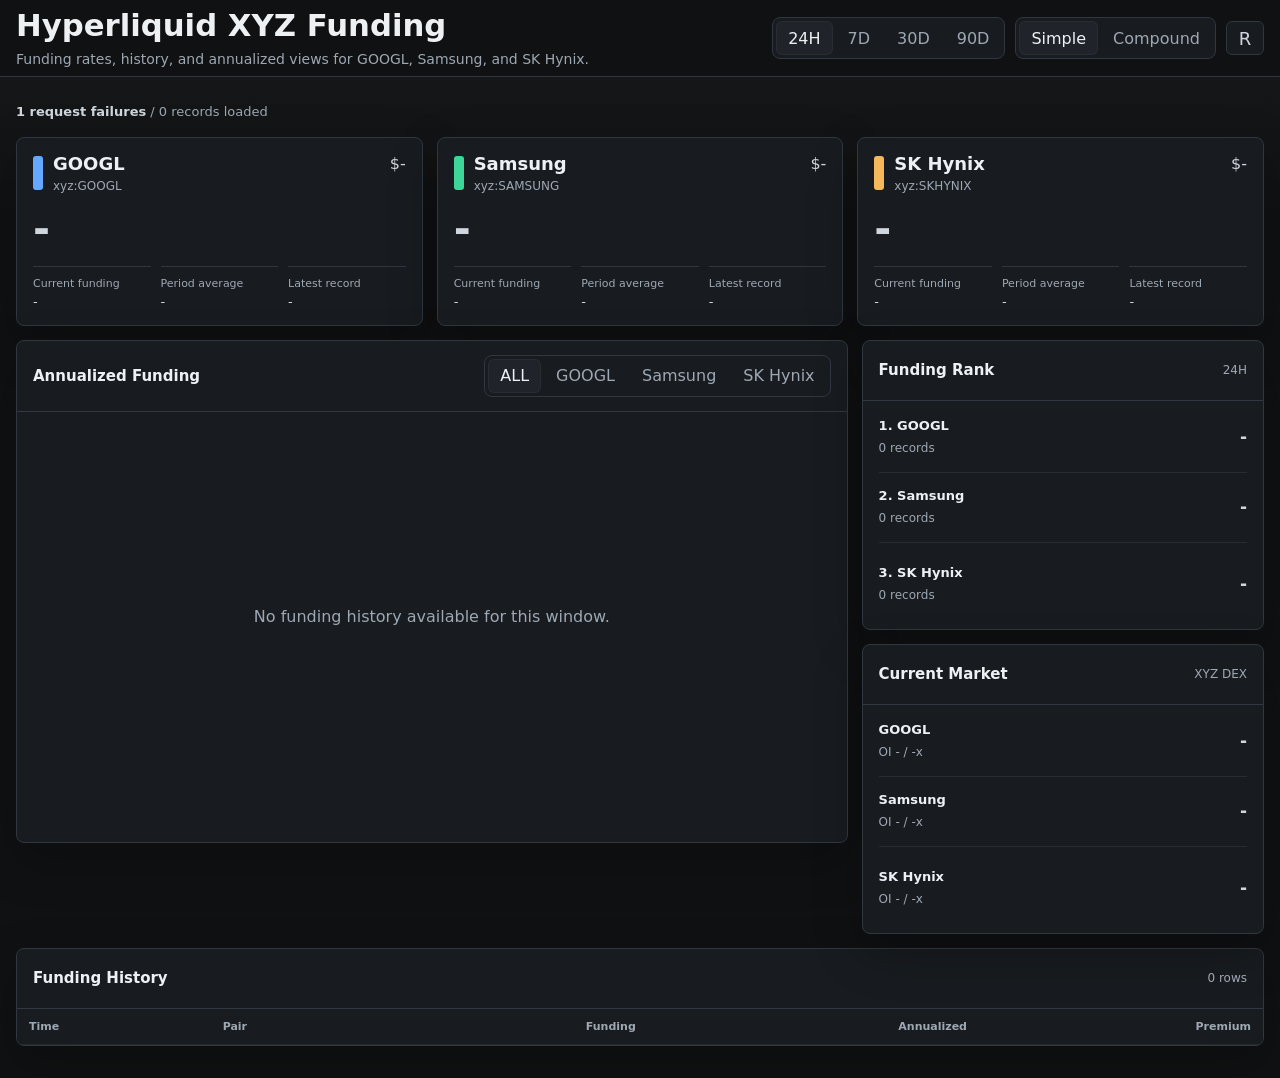
<file: other-ai-dashboard.html>
<!doctype html>
<html lang="en">
<head>
  <meta charset="utf-8" />
  <meta name="viewport" content="width=device-width, initial-scale=1" />
  <title>Hyperliquid XYZ Funding Dashboard</title>
  <style>
    :root {
      color-scheme: dark;
      --bg: #101112;
      --panel: #181b1f;
      --panel-2: #20242a;
      --line: #303741;
      --text: #eef1f4;
      --muted: #9ea8b3;
      --soft: #cfd6de;
      --red: #ff6b6b;
      --green: #3ed598;
      --amber: #f5b85b;
      --blue: #64a8ff;
      --shadow: 0 18px 50px rgba(0, 0, 0, 0.24);
      font-family: Inter, ui-sans-serif, system-ui, -apple-system, BlinkMacSystemFont, "Segoe UI", sans-serif;
    }
    * { box-sizing: border-box; }
    body {
      margin: 0;
      min-height: 100vh;
      background: linear-gradient(180deg, rgba(255,255,255,.035), rgba(255,255,255,0) 220px), var(--bg);
      color: var(--text);
    }
    button { font: inherit; cursor: pointer; }
    .topbar {
      position: sticky;
      top: 0;
      z-index: 10;
      border-bottom: 1px solid var(--line);
      background: rgba(16,17,18,.9);
      backdrop-filter: blur(14px);
    }
    .topbar-inner, .content {
      width: min(1440px, calc(100vw - 32px));
      margin: 0 auto;
    }
    .topbar-inner {
      min-height: 76px;
      display: grid;
      grid-template-columns: 1fr auto;
      gap: 18px;
      align-items: center;
    }
    h1 { margin: 0; font-size: clamp(22px, 2.4vw, 34px); line-height: 1.08; letter-spacing: 0; }
    .brand p { margin: 8px 0 0; color: var(--muted); font-size: 14px; }
    .toolbar { display: flex; align-items: center; justify-content: flex-end; gap: 10px; flex-wrap: wrap; }
    .segmented, .pair-switcher {
      display: inline-flex;
      border: 1px solid var(--line);
      background: var(--panel);
      border-radius: 8px;
      padding: 3px;
      gap: 3px;
    }
    .segment, .pair-pill, .icon-btn {
      min-height: 34px;
      border: 0;
      color: var(--muted);
      background: transparent;
      border-radius: 6px;
      padding: 0 12px;
      transition: background .16s ease, color .16s ease, transform .16s ease;
    }
    .segment.active, .pair-pill.active { background: var(--panel-2); color: var(--text); box-shadow: inset 0 0 0 1px rgba(255,255,255,.04); }
    .icon-btn { width: 38px; padding: 0; display: grid; place-items: center; border: 1px solid var(--line); background: var(--panel); color: var(--soft); font-size: 18px; }
    .icon-btn:hover, .segment:hover, .pair-pill:hover { color: var(--text); background: #252a31; }
    .content { padding: 22px 0 32px; }
    .status-row { min-height: 24px; display: flex; align-items: center; justify-content: space-between; gap: 14px; color: var(--muted); font-size: 13px; margin-bottom: 14px; }
    .status-row strong { color: var(--soft); font-weight: 600; }
    .summary-grid { display: grid; grid-template-columns: repeat(3, minmax(0, 1fr)); gap: 14px; margin-bottom: 14px; }
    .metric-card {
      border: 1px solid var(--line);
      border-radius: 8px;
      background: var(--panel);
      box-shadow: var(--shadow);
      min-height: 176px;
      padding: 16px;
      display: grid;
      gap: 16px;
      align-content: space-between;
    }
    .metric-head { display: flex; align-items: flex-start; justify-content: space-between; gap: 12px; }
    .coin-title { display: flex; gap: 10px; align-items: center; min-width: 0; }
    .swatch { width: 10px; height: 34px; border-radius: 3px; flex: 0 0 auto; }
    .coin-title h2 { margin: 0; font-size: 18px; line-height: 1.1; letter-spacing: 0; }
    .coin-title span { display: block; margin-top: 5px; color: var(--muted); font-size: 12px; }
    .mark { color: var(--soft); font-variant-numeric: tabular-nums; white-space: nowrap; }
    .annualized { font-size: clamp(26px, 3.2vw, 44px); line-height: 1; font-weight: 760; letter-spacing: 0; font-variant-numeric: tabular-nums; }
    .positive { color: var(--green); }
    .negative { color: var(--red); }
    .flat { color: var(--soft); }
    .metric-strip { display: grid; grid-template-columns: repeat(3, minmax(0, 1fr)); gap: 10px; }
    .mini-metric { border-top: 1px solid var(--line); padding-top: 10px; min-width: 0; }
    .mini-metric label { display: block; color: var(--muted); font-size: 11px; margin-bottom: 4px; }
    .mini-metric div { color: var(--soft); font-size: 13px; font-variant-numeric: tabular-nums; white-space: nowrap; overflow: hidden; text-overflow: ellipsis; }
    .main-grid { display: grid; grid-template-columns: minmax(0, 1.55fr) minmax(330px, .75fr); gap: 14px; align-items: start; }
    .section { border: 1px solid var(--line); border-radius: 8px; background: var(--panel); box-shadow: var(--shadow); overflow: hidden; }
    .section-head { min-height: 60px; padding: 14px 16px; border-bottom: 1px solid var(--line); display: flex; align-items: center; justify-content: space-between; gap: 12px; }
    .section-head h3 { margin: 0; font-size: 15px; letter-spacing: 0; }
    .section-head span { color: var(--muted); font-size: 12px; white-space: nowrap; }
    .chart-wrap { min-height: 430px; padding: 10px 14px 14px; }
    svg.chart { width: 100%; height: 390px; display: block; }
    .axis-text { fill: var(--muted); font-size: 11px; font-variant-numeric: tabular-nums; }
    .grid-line { stroke: rgba(255,255,255,.08); stroke-width: 1; }
    .zero-line { stroke: rgba(255,255,255,.26); stroke-width: 1.2; stroke-dasharray: 5 6; }
    .chart-line { fill: none; stroke-width: 2.4; stroke-linejoin: round; stroke-linecap: round; }
    .chart-dot { stroke: var(--panel); stroke-width: 2; }
    .empty-state { min-height: 390px; display: grid; place-items: center; color: var(--muted); text-align: center; padding: 24px; }
    .table-wrap { overflow: auto; max-height: 430px; }
    table { width: 100%; border-collapse: collapse; min-width: 620px; font-size: 13px; }
    th, td { text-align: right; padding: 11px 12px; border-bottom: 1px solid rgba(255,255,255,.06); font-variant-numeric: tabular-nums; white-space: nowrap; }
    th:first-child, td:first-child, th:nth-child(2), td:nth-child(2) { text-align: left; }
    th { position: sticky; top: 0; z-index: 1; background: var(--panel); color: var(--muted); font-size: 11px; font-weight: 600; }
    td { color: var(--soft); }
    tr:hover td { background: rgba(255,255,255,.025); }
    .right-stack { display: grid; gap: 14px; }
    .insight-list { padding: 14px 16px 16px; display: grid; gap: 12px; }
    .insight { display: grid; grid-template-columns: 1fr auto; gap: 12px; border-bottom: 1px solid rgba(255,255,255,.07); padding-bottom: 12px; min-height: 58px; align-items: center; }
    .insight:last-child { border-bottom: 0; padding-bottom: 0; }
    .insight b { display: block; font-size: 13px; margin-bottom: 4px; }
    .insight span { color: var(--muted); font-size: 12px; }
    .insight strong { font-size: 17px; font-variant-numeric: tabular-nums; white-space: nowrap; }
    .error { border-color: rgba(255,107,107,.4); color: #ffd0d0; }
    @media (max-width: 1120px) { .summary-grid, .main-grid { grid-template-columns: 1fr; } .metric-card { min-height: 150px; } }
    @media (max-width: 820px) {
      .topbar-inner { grid-template-columns: 1fr; padding: 14px 0; }
      .toolbar { justify-content: flex-start; }
      .content, .topbar-inner { width: min(100vw - 20px, 1440px); }
      .status-row { align-items: flex-start; flex-direction: column; }
      .metric-strip { grid-template-columns: 1fr; }
      .pair-switcher { width: 100%; overflow-x: auto; }
    }
    @media (max-width: 560px) { .segmented { width: 100%; } .segment { flex: 1; padding: 0 8px; } .toolbar { display: grid; grid-template-columns: 1fr 38px; width: 100%; } .toolbar .segmented:nth-child(2) { grid-column: 1 / -1; } }
  </style>
</head>
<body>
  <div class="app">
    <header class="topbar">
      <div class="topbar-inner">
        <div class="brand">
          <h1>Hyperliquid XYZ Funding</h1>
          <p>Funding rates, history, and annualized views for GOOGL, Samsung, and SK Hynix.</p>
        </div>
        <div class="toolbar" aria-label="Dashboard settings">
          <div class="segmented" id="rangeControl" aria-label="Range">
            <button class="segment active" data-range="1">24H</button>
            <button class="segment" data-range="7">7D</button>
            <button class="segment" data-range="30">30D</button>
            <button class="segment" data-range="90">90D</button>
          </div>
          <div class="segmented" id="annualControl" aria-label="Annualization mode">
            <button class="segment active" data-mode="simple">Simple</button>
            <button class="segment" data-mode="compound">Compound</button>
          </div>
          <button class="icon-btn" id="refreshBtn" title="Refresh" aria-label="Refresh">R</button>
        </div>
      </div>
    </header>

    <main class="content">
      <div class="status-row">
        <div id="statusText">Preparing data</div>
        <div id="lastUpdated"></div>
      </div>
      <section class="summary-grid" id="summaryGrid" aria-label="Current funding summary"></section>
      <section class="main-grid">
        <div class="section">
          <div class="section-head">
            <h3>Annualized Funding</h3>
            <div class="pair-switcher" id="pairControl" aria-label="Chart pair">
              <button class="pair-pill active" data-coin="all">ALL</button>
              <button class="pair-pill" data-coin="xyz:GOOGL">GOOGL</button>
              <button class="pair-pill" data-coin="xyz:SMSN">Samsung</button>
              <button class="pair-pill" data-coin="xyz:SKHX">SK Hynix</button>
            </div>
          </div>
          <div class="chart-wrap" id="chartWrap"></div>
        </div>
        <div class="right-stack">
          <div class="section">
            <div class="section-head"><h3>Funding Rank</h3><span id="rankPeriod">24H</span></div>
            <div class="insight-list" id="rankList"></div>
          </div>
          <div class="section">
            <div class="section-head"><h3>Current Market</h3><span>XYZ DEX</span></div>
            <div class="insight-list" id="marketList"></div>
          </div>
        </div>
      </section>
      <section class="section" style="margin-top:14px">
        <div class="section-head"><h3>Funding History</h3><span id="rowCount"></span></div>
        <div class="table-wrap">
          <table>
            <thead><tr><th>Time</th><th>Pair</th><th>Funding</th><th>Annualized</th><th>Premium</th></tr></thead>
            <tbody id="historyRows"></tbody>
          </table>
        </div>
      </section>
    </main>
  </div>

  <script>
    const API_URL = "https://api.hyperliquid.xyz/info";
    const HOURS_PER_YEAR = 24 * 365;
    const MAX_PAGES = 12;
    const COINS = [
      { coin: "xyz:GOOGL", label: "GOOGL", urlLabel: "xyz:GOOGL", color: "#64a8ff" },
      { coin: "xyz:SMSN", label: "Samsung", urlLabel: "xyz:SAMSUNG", color: "#3ed598" },
      { coin: "xyz:SKHX", label: "SK Hynix", urlLabel: "xyz:SKHYNIX", color: "#f5b85b" }
    ];
    const state = { rangeDays: 1, annualMode: "simple", selectedCoin: "all", loading: false, usingLatestWindow: false, dataWindowEnd: null, current: new Map(), history: new Map(), errors: [] };
    const els = {
      statusText: document.getElementById("statusText"), lastUpdated: document.getElementById("lastUpdated"), summaryGrid: document.getElementById("summaryGrid"), chartWrap: document.getElementById("chartWrap"), rankList: document.getElementById("rankList"), marketList: document.getElementById("marketList"), historyRows: document.getElementById("historyRows"), rowCount: document.getElementById("rowCount"), rankPeriod: document.getElementById("rankPeriod"), refreshBtn: document.getElementById("refreshBtn")
    };
    function formatPercent(value, digits = 2) { if (!Number.isFinite(value)) return "-"; const sign = value > 0 ? "+" : ""; return `${sign}${value.toLocaleString("en-US", { maximumFractionDigits: digits, minimumFractionDigits: digits })}%`; }
    function formatRate(value) { if (!Number.isFinite(value)) return "-"; return `${(value * 100).toLocaleString("en-US", { maximumFractionDigits: 5, minimumFractionDigits: 5 })}%`; }
    function formatNumber(value, digits = 2) { if (!Number.isFinite(value)) return "-"; return value.toLocaleString("en-US", { maximumFractionDigits: digits }); }
    function formatTime(ms, includeDate = true) { if (!Number.isFinite(ms)) return "-"; return new Intl.DateTimeFormat("en-US", { month: includeDate ? "2-digit" : undefined, day: includeDate ? "2-digit" : undefined, hour: "2-digit", minute: "2-digit" }).format(new Date(ms)); }
    function annualize(rate) { if (!Number.isFinite(rate)) return NaN; if (state.annualMode === "compound" && rate > -1) return (Math.pow(1 + rate, HOURS_PER_YEAR) - 1) * 100; return rate * HOURS_PER_YEAR * 100; }
    function toneClass(value) { if (!Number.isFinite(value) || Math.abs(value) < .000001) return "flat"; return value > 0 ? "positive" : "negative"; }
    async function postInfo(body) { const response = await fetch(API_URL, { method: "POST", headers: { "Content-Type": "application/json" }, body: JSON.stringify(body) }); if (!response.ok) throw new Error(`HTTP ${response.status}`); return response.json(); }
    async function fetchCurrent() {
      const response = await postInfo({ type: "metaAndAssetCtxs", dex: "xyz" });
      const universe = response[0]?.universe || []; const ctxs = response[1] || []; const wanted = new Set(COINS.map(item => item.coin)); const current = new Map();
      universe.forEach((asset, index) => { if (!wanted.has(asset.name)) return; const ctx = ctxs[index] || {}; current.set(asset.name, { markPx: Number(ctx.markPx), funding: Number(ctx.funding), openInterest: Number(ctx.openInterest), premium: Number(ctx.premium), maxLeverage: asset.maxLeverage }); });
      return current;
    }
    async function fetchFundingHistory(coin, startTime, endTime) {
      const rows = []; let cursor = startTime;
      for (let page = 0; page < MAX_PAGES; page += 1) {
        const batch = await postInfo({ type: "fundingHistory", coin, startTime: cursor, endTime });
        if (!Array.isArray(batch) || batch.length === 0) break;
        for (const row of batch) { const time = Number(row.time); if (time >= startTime && time <= endTime) rows.push({ coin: row.coin, time, fundingRate: Number(row.fundingRate), premium: Number(row.premium) }); }
        const lastTime = Number(batch[batch.length - 1]?.time); if (!Number.isFinite(lastTime) || batch.length < 500 || lastTime >= endTime) break; cursor = lastTime + 1;
      }
      return rows.sort((a, b) => a.time - b.time);
    }
    function average(values) { const finite = values.filter(Number.isFinite); if (!finite.length) return NaN; return finite.reduce((sum, value) => sum + value, 0) / finite.length; }
    function latestRows() { return [...state.history.values()].flat().sort((a, b) => b.time - a.time); }
    function filterHistoryWindow(historyMap, endTime) { const cutoff = endTime - state.rangeDays * 24 * 60 * 60 * 1000; return new Map(COINS.map(meta => [meta.coin, (historyMap.get(meta.coin) || []).filter(row => row.time >= cutoff && row.time <= endTime)])); }
    function coinMeta(coin) { return COINS.find(item => item.coin === coin); }
    function renderSummary() {
      els.summaryGrid.innerHTML = COINS.map(meta => {
        const current = state.current.get(meta.coin); const rows = state.history.get(meta.coin) || []; const latestRate = current?.funding ?? rows[rows.length - 1]?.fundingRate; const annual = annualize(latestRate); const avgAnnual = annualize(average(rows.map(row => row.fundingRate))); const latestHistory = rows[rows.length - 1];
        return `<article class="metric-card"><div class="metric-head"><div class="coin-title"><i class="swatch" style="background:${meta.color}"></i><div><h2>${meta.label}</h2><span>${meta.urlLabel}</span></div></div><div class="mark">$${formatNumber(current?.markPx, 4)}</div></div><div class="annualized ${toneClass(annual)}">${formatPercent(annual)}</div><div class="metric-strip"><div class="mini-metric"><label>Current funding</label><div>${formatRate(latestRate)}</div></div><div class="mini-metric"><label>Period average</label><div class="${toneClass(avgAnnual)}">${formatPercent(avgAnnual)}</div></div><div class="mini-metric"><label>Latest record</label><div>${latestHistory ? formatTime(latestHistory.time) : "-"}</div></div></div></article>`;
      }).join("");
    }
    function makeChartData() { const selected = state.selectedCoin === "all" ? COINS : COINS.filter(item => item.coin === state.selectedCoin); return selected.map(meta => ({ ...meta, rows: (state.history.get(meta.coin) || []).map(row => ({ time: row.time, value: annualize(row.fundingRate) })).filter(row => Number.isFinite(row.value)) })).filter(series => series.rows.length); }
    function renderChart() {
      const series = makeChartData(); if (!series.length) { els.chartWrap.innerHTML = `<div class="empty-state">No funding history available for this window.</div>`; return; }
      const width = 960, height = 390, margin = { top: 22, right: 56, bottom: 34, left: 60 }; const plotW = width - margin.left - margin.right, plotH = height - margin.top - margin.bottom; const allPoints = series.flatMap(item => item.rows); const minTime = Math.min(...allPoints.map(point => point.time)); const maxTime = Math.max(...allPoints.map(point => point.time)); let minY = Math.min(...allPoints.map(point => point.value)); let maxY = Math.max(...allPoints.map(point => point.value));
      if (minY === maxY) { minY -= 1; maxY += 1; }
      const pad = Math.max((maxY - minY) * .12, .5); minY -= pad; maxY += pad;
      const x = time => margin.left + ((time - minTime) / Math.max(maxTime - minTime, 1)) * plotW; const y = value => margin.top + (1 - ((value - minY) / (maxY - minY))) * plotH;
      const grid = Array.from({ length: 6 }, (_, index) => minY + ((maxY - minY) / 5) * index); const timeTicks = Array.from({ length: 4 }, (_, index) => minTime + ((maxTime - minTime) / 3) * index);
      const lines = series.map(item => { const d = item.rows.map((point, index) => `${index === 0 ? "M" : "L"} ${x(point.time).toFixed(2)} ${y(point.value).toFixed(2)}`).join(" "); const last = item.rows[item.rows.length - 1]; return `<path class="chart-line" d="${d}" stroke="${item.color}"></path><circle class="chart-dot" cx="${x(last.time).toFixed(2)}" cy="${y(last.value).toFixed(2)}" r="4" fill="${item.color}"></circle><text class="axis-text" x="${Math.min(x(last.time) + 8, width - 80).toFixed(2)}" y="${y(last.value).toFixed(2)}" dominant-baseline="middle">${item.label}</text>`; }).join("");
      const zeroY = y(0); const zeroLine = zeroY >= margin.top && zeroY <= height - margin.bottom ? `<line class="zero-line" x1="${margin.left}" x2="${width - margin.right}" y1="${zeroY.toFixed(2)}" y2="${zeroY.toFixed(2)}"></line>` : "";
      els.chartWrap.innerHTML = `<svg class="chart" viewBox="0 0 ${width} ${height}" role="img" aria-label="Annualized funding chart">${grid.map(tick => { const gy = y(tick); return `<line class="grid-line" x1="${margin.left}" x2="${width - margin.right}" y1="${gy.toFixed(2)}" y2="${gy.toFixed(2)}"></line><text class="axis-text" x="${margin.left - 10}" y="${gy.toFixed(2)}" text-anchor="end" dominant-baseline="middle">${formatPercent(tick, 0)}</text>`; }).join("")}${timeTicks.map(tick => `<text class="axis-text" x="${x(tick).toFixed(2)}" y="${height - 10}" text-anchor="middle">${formatTime(tick, state.rangeDays > 1)}</text>`).join("")}${zeroLine}${lines}</svg>`;
    }
    function renderRank() {
      const ranked = COINS.map(meta => { const rows = state.history.get(meta.coin) || []; const avgAnnual = annualize(average(rows.map(row => row.fundingRate))); return { ...meta, avgAnnual, count: rows.length }; }).sort((a, b) => (b.avgAnnual || -Infinity) - (a.avgAnnual || -Infinity));
      els.rankPeriod.textContent = state.rangeDays === 1 ? "24H" : `${state.rangeDays}D`; els.rankList.innerHTML = ranked.map((item, index) => `<div class="insight"><div><b>${index + 1}. ${item.label}</b><span>${item.count.toLocaleString("en-US")} records</span></div><strong class="${toneClass(item.avgAnnual)}">${formatPercent(item.avgAnnual)}</strong></div>`).join("");
    }
    function renderMarket() { els.marketList.innerHTML = COINS.map(meta => { const current = state.current.get(meta.coin); return `<div class="insight"><div><b>${meta.label}</b><span>OI ${formatNumber(current?.openInterest, 2)} / ${current?.maxLeverage || "-"}x</span></div><strong class="${toneClass(current?.premium)}">${formatRate(current?.premium)}</strong></div>`; }).join(""); }
    function renderTable() { const rows = latestRows().slice(0, 360); els.rowCount.textContent = `${latestRows().length.toLocaleString("en-US")} rows`; els.historyRows.innerHTML = rows.map(row => { const meta = coinMeta(row.coin); const annual = annualize(row.fundingRate); return `<tr><td>${formatTime(row.time)}</td><td>${meta?.label || row.coin}</td><td class="${toneClass(row.fundingRate)}">${formatRate(row.fundingRate)}</td><td class="${toneClass(annual)}">${formatPercent(annual)}</td><td class="${toneClass(row.premium)}">${formatRate(row.premium)}</td></tr>`; }).join(""); }
    function renderStatus() {
      if (state.loading) { els.statusText.innerHTML = "<strong>Updating</strong>"; return; }
      const totalRows = latestRows().length; if (state.errors.length) { els.statusText.innerHTML = `<strong class="error">${state.errors.length} request failures</strong> / ${totalRows.toLocaleString("en-US")} records loaded`; return; }
      const basis = state.usingLatestWindow && state.dataWindowEnd ? `latest available record: ${formatTime(state.dataWindowEnd)}` : "current-time window"; els.statusText.innerHTML = `<strong>${totalRows.toLocaleString("en-US")} records</strong> / ${basis} / Hyperliquid XYZ API`;
    }
    function renderAll() { renderSummary(); renderChart(); renderRank(); renderMarket(); renderTable(); renderStatus(); }
    async function loadDashboard() {
      state.loading = true; state.errors = []; state.usingLatestWindow = false; state.dataWindowEnd = null; els.refreshBtn.disabled = true; renderStatus();
      const endTime = Date.now(); const startTime = endTime - state.rangeDays * 24 * 60 * 60 * 1000;
      try {
        const [current, ...historyResults] = await Promise.all([fetchCurrent(), ...COINS.map(async meta => { try { return [meta.coin, await fetchFundingHistory(meta.coin, startTime, endTime)]; } catch (error) { state.errors.push(`${meta.coin}: ${error.message}`); return [meta.coin, []]; } })]);
        state.current = current; state.history = new Map(historyResults);
        if (latestRows().length === 0) {
          const fallbackDays = Math.max(240, state.rangeDays); const fallbackStart = endTime - fallbackDays * 24 * 60 * 60 * 1000;
          const fallbackResults = await Promise.all(COINS.map(async meta => { try { return [meta.coin, await fetchFundingHistory(meta.coin, fallbackStart, endTime)]; } catch (error) { state.errors.push(`${meta.coin}: ${error.message}`); return [meta.coin, []]; } }));
          const broadHistory = new Map(fallbackResults); const allFallbackRows = [...broadHistory.values()].flat(); const latestTime = Math.max(...allFallbackRows.map(row => row.time).filter(Number.isFinite));
          if (Number.isFinite(latestTime)) { state.usingLatestWindow = true; state.dataWindowEnd = latestTime; state.history = filterHistoryWindow(broadHistory, latestTime); }
        } else { const latestTime = Math.max(...latestRows().map(row => row.time)); state.dataWindowEnd = Number.isFinite(latestTime) ? latestTime : endTime; }
        els.lastUpdated.textContent = `Updated ${new Intl.DateTimeFormat("en-US", { hour: "2-digit", minute: "2-digit", second: "2-digit" }).format(new Date())}`;
      } catch (error) { state.errors.push(error.message); }
      finally { state.loading = false; els.refreshBtn.disabled = false; renderAll(); }
    }
    document.getElementById("rangeControl").addEventListener("click", event => { const button = event.target.closest("button[data-range]"); if (!button) return; state.rangeDays = Number(button.dataset.range); document.querySelectorAll("#rangeControl .segment").forEach(item => item.classList.toggle("active", item === button)); loadDashboard(); });
    document.getElementById("annualControl").addEventListener("click", event => { const button = event.target.closest("button[data-mode]"); if (!button) return; state.annualMode = button.dataset.mode; document.querySelectorAll("#annualControl .segment").forEach(item => item.classList.toggle("active", item === button)); renderAll(); });
    document.getElementById("pairControl").addEventListener("click", event => { const button = event.target.closest("button[data-coin]"); if (!button) return; state.selectedCoin = button.dataset.coin; document.querySelectorAll("#pairControl .pair-pill").forEach(item => item.classList.toggle("active", item === button)); renderChart(); });
    els.refreshBtn.addEventListener("click", loadDashboard);
    loadDashboard();
  </script>
</body>
</html>
</file>
